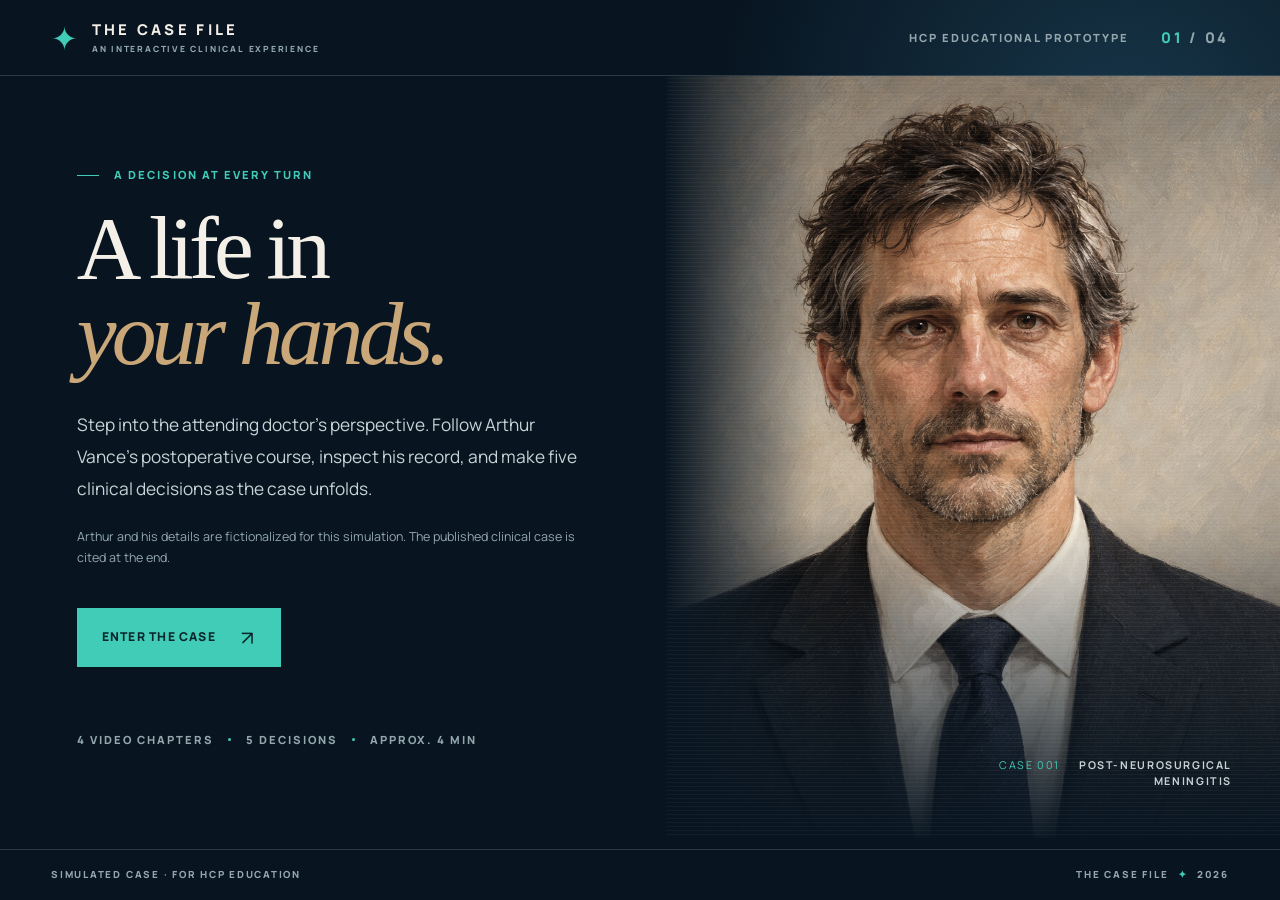
<file: index.html>
<!doctype html>
<html lang="en">
<head>
  <meta charset="utf-8">
  <meta name="viewport" content="width=device-width, initial-scale=1">
  <meta name="theme-color" content="#081521">
  <meta name="description" content="An interactive, fictionalized HCP case experience inspired by a published post-neurosurgical meningitis report.">
  <title>The Case File · Interactive HCP Experience</title>
  <link rel="icon" type="image/png" href="assets/emblaveo-logo.png">
  <link rel="stylesheet" href="styles.css">
  <script src="app.js" defer></script>
</head>
<body>
  <div class="app-shell">
    <header class="site-header">
      <div class="brand-lockup" aria-label="The Case File">
        <span class="brand-mark" aria-hidden="true">✦</span>
        <div><strong>THE CASE FILE</strong><small>AN INTERACTIVE CLINICAL EXPERIENCE</small></div>
      </div>
      <div class="header-right">
        <span class="audience-label">HCP EDUCATIONAL PROTOTYPE</span>
        <span class="chapter-counter" id="chapterCounter">01 <span>/ 04</span></span>
      </div>
    </header>

    <main id="mainContent">
      <section class="intro" id="intro" aria-labelledby="introTitle">
        <div class="intro-copy">
          <p class="eyebrow"><span class="eyebrow-line"></span> A DECISION AT EVERY TURN</p>
          <h1 id="introTitle">A life in<br><em>your hands.</em></h1>
          <p class="intro-lede">Step into the attending doctor’s perspective. Follow Arthur Vance’s postoperative course, inspect his record, and make five clinical decisions as the case unfolds.</p>
          <p class="intro-caveat">Arthur and his details are fictionalized for this simulation. The published clinical case is cited at the end.</p>
          <button class="primary-button" id="startButton" type="button">Enter the case <span aria-hidden="true">↗</span></button>
          <div class="intro-meta"><span>4 VIDEO CHAPTERS</span><i aria-hidden="true"></i><span>5 DECISIONS</span><i aria-hidden="true"></i><span>APPROX. 4 MIN</span></div>
        </div>
        <div class="intro-visual" aria-hidden="true">
          <img src="assets/arthur-vance-profile.png" alt="">
          <div class="intro-visual-grain"></div>
          <div class="intro-visual-caption"><span>CASE 001</span><strong>POST-NEUROSURGICAL<br>MENINGITIS</strong></div>
        </div>
      </section>

      <section class="experience" id="experience" aria-label="Interactive case" hidden>
        <div class="section-line">
          <div><p class="eyebrow" id="sceneKicker">CHAPTER 01 · THE FIRST WATCH</p><h1 id="sceneTitle">The first watch</h1></div>
          <p class="scene-description" id="sceneDescription">The first postoperative assessment.</p>
        </div>

        <div class="cinema-frame" id="cinemaFrame">
          <video id="sceneVideo" playsinline preload="metadata" aria-label="Case scene video">
            <source src="assets/video1.mp4" type="video/mp4">
            Your browser does not support video playback.
          </video>
          <div class="cinema-shade" aria-hidden="true"></div>
          <div class="scene-stamp" id="sceneStamp"><span class="stamp-dot"></span> SCENE 01 <span class="stamp-divider"></span> ARTHUR VANCE</div>
          <div class="video-caption" id="videoCaption" aria-live="polite" hidden></div>
          <p class="video-source-note" id="videoSourceNote" hidden>Wong-So J, et al. Antimicrob Agents Chemother. 2025;69:e00172-25. doi:10.1128/aac.00172-25.</p>

          <div class="paper-interaction" id="paperInteraction" hidden>
            <button id="paperHotspot" class="paper-hotspot" type="button" aria-label="Open Arthur Vance's patient profile from the clipboard page">
              <span class="paper-hotspot-outline" aria-hidden="true"></span>
              <span class="paper-hotspot-label"><span class="hotspot-icon" aria-hidden="true">＋</span> OPEN PATIENT FILE</span>
            </button>
            <div class="hotspot-instruction"><span class="instruction-pulse" aria-hidden="true"></span> Select the page to inspect Arthur’s record</div>
          </div>

          <div class="video-fallback" id="videoFallback" hidden>
            <strong>The scene could not be loaded.</strong><span>Check that the MP4 files remain in the assets folder.</span>
            <button type="button" id="retryVideo">Try again</button>
          </div>
        </div>

        <div class="transport">
          <div class="transport-left">
            <button id="playPauseButton" class="icon-button" type="button" aria-label="Pause video">Ⅱ</button>
            <button id="muteButton" class="icon-button" type="button" aria-label="Mute video">◖))</button>
            <button id="captionButton" class="text-button" type="button" aria-pressed="false">CC OFF</button>
            <span id="timeLabel" class="time-label">00:00 / 00:10</span>
          </div>
          <div class="transport-right"><span class="transport-hint">THE STORY PAUSES FOR YOUR DECISIONS</span><button id="replayButton" class="text-button" type="button">↺ REPLAY SCENE</button></div>
          <div class="progress-track" role="progressbar" aria-label="Video progress" aria-valuemin="0" aria-valuemax="100" aria-valuenow="0" id="progressTrack"><span id="progressFill"></span></div>
        </div>

        <div class="post-video-actions" id="postVideoActions" hidden>
          <div><span class="small-label">PATIENT RECORD AVAILABLE</span><p>Arthur’s chart is ready for review.</p></div>
          <div class="post-action-buttons"><button id="openProfileBelow" class="secondary-button" type="button">View patient profile</button><button id="continueAfterProfile" class="primary-button compact" type="button" hidden>Continue to decision <span aria-hidden="true">→</span></button></div>
        </div>

        <section class="decision-card" id="decisionCard" aria-labelledby="decisionTitle" hidden>
          <div class="decision-top"><span class="decision-label" id="decisionNumber">DECISION 01 / 05</span><span class="decision-type">SELECT ONE ANSWER</span></div>
          <h2 id="decisionTitle">Clinical question</h2>
          <div class="answer-list" id="answerList" role="group" aria-label="Answer choices"></div>
          <div class="decision-feedback" id="decisionFeedback" role="status" aria-live="polite" hidden></div>
          <button id="continueButton" class="primary-button compact" type="button" hidden>Continue the story <span aria-hidden="true">→</span></button>
        </section>
      </section>

      <section class="completion" id="completion" aria-labelledby="completionTitle" hidden>
        <div class="completion-inner">
          <p class="eyebrow">CASE COMPLETED · 04 CHAPTERS · 05 DECISIONS</p>
          <h1 id="completionTitle">The case ends.<br><em>The questions stay.</em></h1>
          <p>You followed an illustrated, fictionalized case inspired by a published report of post-neurosurgical <i>Stenotrophomonas maltophilia</i> meningitis. One reported outcome can inform a discussion; it does not establish efficacy for every patient.</p>
          <div class="completion-brand"><img src="assets/emblaveo-logo.png" alt="EMBLAVEO, aztreonam and avibactam for injection (2 g)"><span>BRAND CONTEXT</span></div>
          <p class="brand-context">The published patient received <strong>aztreonam plus ceftazidime-avibactam</strong>. Fixed-dose EMBLAVEO was not administered in that case. Verify local prescribing information and approved materials before any external use.</p>
          <div class="completion-actions"><button id="restartButton" class="primary-button compact" type="button">Play again <span aria-hidden="true">↺</span></button><a class="secondary-button" href="https://doi.org/10.1128/aac.00172-25" target="_blank" rel="noopener noreferrer">Read the case report ↗</a></div>
          <p class="source-reference"><strong>Reference</strong> · Wong-So, J., Magréault, S., Carbonnelle, É., Jullien, V., Desgrouas, M., Boulain, T. and Barbier, F. (2025). “Aztreonam plus ceftazidime-avibactam for post-neurosurgical meningitis due to <i>Stenotrophomonas maltophilia</i>.” <i>Antimicrobial Agents and Chemotherapy</i>, 69(8), e00172-25. <a href="https://doi.org/10.1128/aac.00172-25" target="_blank" rel="noopener noreferrer">doi:10.1128/aac.00172-25</a>.</p>
        </div>
      </section>
    </main>

    <footer class="site-footer"><span>SIMULATED CASE · FOR HCP EDUCATION</span><span>THE CASE FILE <span aria-hidden="true">✦</span> 2026</span></footer>
  </div>

  <dialog class="profile-dialog" id="profileDialog" aria-labelledby="profileTitle" aria-describedby="profileSummary">
    <div class="profile-panel">
      <div class="profile-heading"><div><p class="eyebrow">HOSPITAL RECORD · SIMULATED PATIENT</p><h2 id="profileTitle">Arthur Vance</h2><span class="profile-subtitle">PATIENT PROFILE · AGE 45</span></div><button id="closeProfile" class="dialog-close" type="button" aria-label="Close patient profile">×</button></div>
      <div class="profile-grid">
        <div class="profile-portrait"><img src="assets/arthur-vance-profile.png" alt="Formal portrait illustration of Arthur Vance in a dark suit"><div class="portrait-footer"><span>AV</span><span>CASE ID · AV-001</span></div></div>
        <div class="profile-data">
          <p class="profile-summary" id="profileSummary">A 45-year-old post-neurosurgical ICU patient with acute neurological decline, high fever, and altered mental status.</p>
          <dl class="profile-facts"><div><dt>Age</dt><dd>45 years</dd></div><div><dt>Clinical setting</dt><dd>Post-neurosurgical ICU</dd></div><div><dt>Current concern</dt><dd>Meningitis with acute neurological decline</dd></div><div><dt>CSF culture</dt><dd><i>Stenotrophomonas maltophilia</i> isolated</dd></div></dl>
          <div class="record-block"><span class="small-label">ANTIBIOTIC EXPOSURE · SIMULATION DETAIL</span><p>Prolonged meropenem, cefepime, and vancomycin during the postoperative ICU stay. This exposure is a risk context for resistant opportunistic infection; it does not by itself prove causation.</p></div>
          <div class="record-block"><span class="small-label">SUSCEPTIBILITY &amp; MECHANISM</span><p>Intrinsic resistance to many standard β-lactams and carbapenems is associated with L1 metallo-β-lactamase and L2 serine β-lactamase. In this simulated record, aztreonam-avibactam MIC: <strong>4/4 µg/mL</strong>.</p></div>
          <p class="profile-source-note">Arthur’s name, age, portrait, and some history details are fictional. The linked paper reports a different 59-year-old patient and a different prior-antibiotic history.</p>
        </div>
      </div>
      <div class="profile-actions"><button id="closeProfileContinue" class="primary-button compact" type="button">Close record &amp; continue <span aria-hidden="true">→</span></button></div>
    </div>
  </dialog>
</body>
</html>
</file>
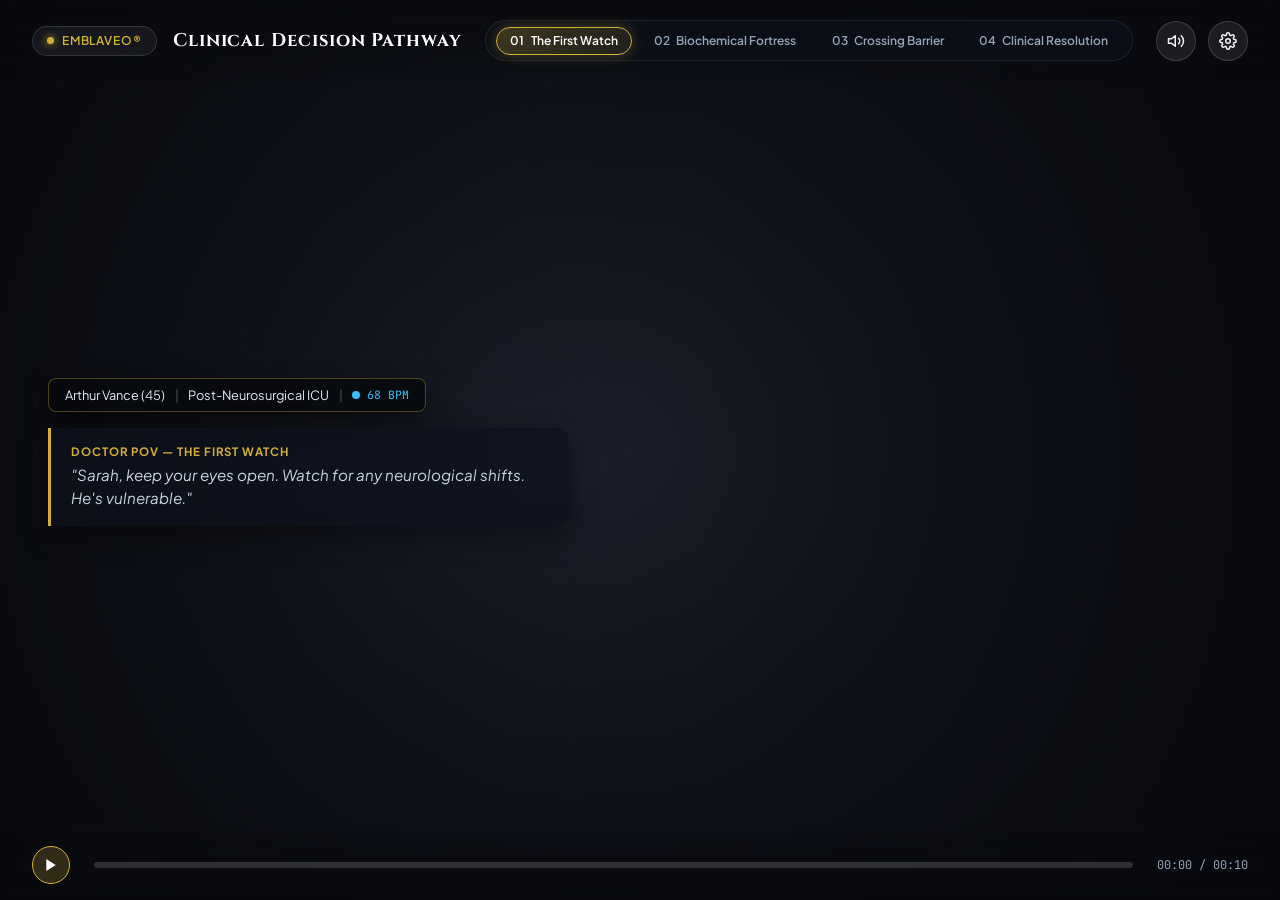
<file: emblaveo_interactive_case.html>
<!DOCTYPE html>
<html lang="en">
<head>
  <meta charset="UTF-8">
  <meta name="viewport" content="width=device-width, initial-scale=1.0">
  <title>EMBLAVEO Clinical Case Experience — Post-Neurosurgical Meningitis</title>
  <link rel="preconnect" href="https://fonts.googleapis.com">
  <link rel="preconnect" href="https://fonts.gstatic.com" crossorigin>
  <link href="https://fonts.googleapis.com/css2?family=Cinzel:wght@600;700&family=Plus+Jakarta+Sans:ital,wght@0,300;0,400;0,500;0,600;0,700;1,400&family=JetBrains+Mono:wght@400;500&display=swap" rel="stylesheet">
  <style>
    :root {
      --bg-deep: #080a0f;
      --bg-panel: rgba(14, 18, 28, 0.88);
      --bg-panel-border: rgba(212, 175, 55, 0.25);
      --pfizer-blue: #0000a0;
      --brand-cyan: #00d2ff;
      --gold-accent: #d4af37;
      --gold-glow: rgba(212, 175, 55, 0.4);
      --amber-warm: #f59e0b;
      --success-green: #10b981;
      --error-red: #ef4444;
      --text-main: #f1f5f9;
      --text-muted: #94a3b8;
      --text-dim: #64748b;
      --card-radius: 14px;
      --shadow-cinematic: 0 25px 50px -12px rgba(0, 0, 0, 0.85);
    }

    * {
      box-sizing: border-box;
      margin: 0;
      padding: 0;
      -webkit-font-smoothing: antialiased;
    }

    body {
      background-color: var(--bg-deep);
      color: var(--text-main);
      font-family: 'Plus Jakarta Sans', -apple-system, BlinkMacSystemFont, sans-serif;
      min-height: 100vh;
      overflow-x: hidden;
      display: flex;
      flex-direction: column;
    }

    /* Cinematic Layout */
    .app-container {
      position: relative;
      width: 100vw;
      height: 100vh;
      overflow: hidden;
      display: flex;
      flex-direction: column;
      justify-content: space-between;
    }

    /* Video & Canvas Stage */
    .video-viewport {
      position: absolute;
      top: 0;
      left: 0;
      width: 100%;
      height: 100%;
      z-index: 1;
      background: radial-gradient(circle at center, #1e2430 0%, #080a0f 100%);
      overflow: hidden;
    }

    #bgVideo {
      width: 100%;
      height: 100%;
      object-fit: cover;
      display: block;
      transition: filter 0.8s cubic-bezier(0.16, 1, 0.3, 1), transform 1.2s ease;
    }

    #bgCanvas {
      position: absolute;
      top: 0;
      left: 0;
      width: 100%;
      height: 100%;
      object-fit: cover;
      display: none;
      z-index: 2;
    }

    .video-vignette {
      position: absolute;
      top: 0;
      left: 0;
      width: 100%;
      height: 100%;
      background: radial-gradient(circle at 40% 50%, rgba(0,0,0,0.1) 0%, rgba(8,10,15,0.75) 80%, rgba(8,10,15,0.95) 100%);
      pointer-events: none;
      z-index: 3;
    }

    /* Header Nav */
    .header-bar {
      position: relative;
      z-index: 20;
      padding: 1.25rem 2rem;
      display: flex;
      justify-content: space-between;
      align-items: center;
      background: linear-gradient(180deg, rgba(8,10,15,0.92) 0%, rgba(8,10,15,0.4) 70%, transparent 100%);
      backdrop-filter: blur(8px);
    }

    .brand-title {
      display: flex;
      align-items: center;
      gap: 1rem;
    }

    .brand-logo-badge {
      display: flex;
      align-items: center;
      gap: 0.5rem;
      background: rgba(255,255,255,0.06);
      border: 1px solid rgba(255,255,255,0.12);
      padding: 0.4rem 0.85rem;
      border-radius: 9999px;
      font-size: 0.75rem;
      letter-spacing: 0.08em;
      text-transform: uppercase;
      font-weight: 600;
      color: var(--gold-accent);
    }

    .brand-logo-badge span.dot {
      width: 7px;
      height: 7px;
      border-radius: 50%;
      background: var(--gold-accent);
      box-shadow: 0 0 8px var(--gold-accent);
      display: inline-block;
    }

    .case-title {
      font-family: 'Cinzel', serif;
      font-size: 1.15rem;
      letter-spacing: 0.05em;
      color: #ffffff;
      font-weight: 700;
    }

    .stage-stepper {
      display: flex;
      align-items: center;
      gap: 0.5rem;
      background: rgba(14, 18, 28, 0.7);
      padding: 0.35rem 0.6rem;
      border-radius: 9999px;
      border: 1px solid rgba(255,255,255,0.08);
    }

    .step-pill {
      font-size: 0.75rem;
      font-weight: 600;
      padding: 0.35rem 0.85rem;
      border-radius: 9999px;
      color: var(--text-muted);
      cursor: pointer;
      transition: all 0.25s ease;
      display: flex;
      align-items: center;
      gap: 0.4rem;
    }

    .step-pill.active {
      background: linear-gradient(135deg, rgba(212,175,55,0.25), rgba(212,175,55,0.1));
      color: #ffffff;
      border: 1px solid var(--gold-accent);
      box-shadow: 0 0 14px rgba(212,175,55,0.3);
    }

    .step-pill.completed {
      color: var(--success-green);
    }

    .top-actions {
      display: flex;
      align-items: center;
      gap: 0.75rem;
    }

    .btn-icon {
      background: rgba(255,255,255,0.08);
      border: 1px solid rgba(255,255,255,0.15);
      color: var(--text-main);
      width: 40px;
      height: 40px;
      border-radius: 50%;
      display: flex;
      align-items: center;
      justify-content: center;
      cursor: pointer;
      transition: all 0.2s ease;
    }

    .btn-icon:hover {
      background: rgba(255,255,255,0.18);
      border-color: var(--gold-accent);
      color: var(--gold-accent);
      transform: scale(1.05);
    }

    /* Main Interactive Arena */
    .main-stage {
      position: relative;
      z-index: 10;
      flex: 1;
      display: grid;
      grid-template-columns: 1fr 540px;
      padding: 1.5rem 3rem 2rem 3rem;
      gap: 2rem;
      align-items: center;
      pointer-events: none;
    }

    .left-scenic-overlay {
      pointer-events: auto;
      max-width: 520px;
      display: flex;
      flex-direction: column;
      gap: 1rem;
      transition: opacity 0.5s ease;
    }

    .patient-hud-chip {
      display: inline-flex;
      align-items: center;
      gap: 0.6rem;
      background: rgba(8,10,15,0.85);
      border: 1px solid rgba(212, 175, 55, 0.35);
      padding: 0.5rem 1rem;
      border-radius: 8px;
      font-size: 0.8rem;
      color: #e2e8f0;
      width: fit-content;
      backdrop-filter: blur(12px);
      box-shadow: 0 8px 24px rgba(0,0,0,0.5);
    }

    .patient-hud-chip strong {
      color: var(--gold-accent);
    }

    .hud-ticker {
      display: flex;
      align-items: center;
      gap: 0.4rem;
      font-family: 'JetBrains Mono', monospace;
      font-size: 0.72rem;
      color: #38bdf8;
    }

    .hud-ticker .pulse {
      width: 8px;
      height: 8px;
      border-radius: 50%;
      background: #38bdf8;
      animation: heartPulse 0.88s infinite ease-out;
    }

    @keyframes heartPulse {
      0% { transform: scale(1); opacity: 1; }
      50% { transform: scale(1.6); opacity: 0.4; }
      100% { transform: scale(1); opacity: 1; }
    }

    .doctor-monologue-box {
      background: rgba(14, 18, 28, 0.75);
      border-left: 3px solid var(--gold-accent);
      padding: 1rem 1.25rem;
      border-radius: 0 10px 10px 0;
      backdrop-filter: blur(12px);
      box-shadow: 0 10px 30px rgba(0,0,0,0.4);
    }

    .doctor-monologue-box p {
      font-style: italic;
      font-size: 0.95rem;
      line-height: 1.5;
      color: #cbd5e1;
    }

    .doctor-monologue-box .speaker {
      font-size: 0.72rem;
      font-weight: 700;
      text-transform: uppercase;
      letter-spacing: 0.08em;
      color: var(--gold-accent);
      margin-bottom: 0.35rem;
      font-style: normal;
    }

    /* Decision Gate Card (Targeted to negative space on the right) */
    .decision-container {
      pointer-events: auto;
      justify-self: end;
      width: 100%;
      max-width: 540px;
      opacity: 0;
      transform: translateY(20px) scale(0.98);
      pointer-events: none;
      transition: all 0.6s cubic-bezier(0.16, 1, 0.3, 1);
    }

    .decision-container.visible {
      opacity: 1;
      transform: translateY(0) scale(1);
      pointer-events: auto;
    }

    .decision-card {
      background: var(--bg-panel);
      border: 1px solid var(--bg-panel-border);
      border-radius: var(--card-radius);
      box-shadow: var(--shadow-cinematic), 0 0 30px rgba(0,0,0,0.7);
      backdrop-filter: blur(24px);
      padding: 1.75rem;
      display: flex;
      flex-direction: column;
      gap: 1.25rem;
      position: relative;
      overflow: hidden;
    }

    .decision-card::before {
      content: "";
      position: absolute;
      top: 0;
      left: 0;
      right: 0;
      height: 3px;
      background: linear-gradient(90deg, transparent, var(--gold-accent), transparent);
    }

    .gate-header {
      display: flex;
      justify-content: space-between;
      align-items: center;
      border-bottom: 1px solid rgba(255,255,255,0.08);
      padding-bottom: 0.85rem;
    }

    .gate-badge {
      font-size: 0.7rem;
      font-weight: 700;
      letter-spacing: 0.1em;
      text-transform: uppercase;
      color: var(--gold-accent);
      background: rgba(212,175,55,0.12);
      border: 1px solid rgba(212,175,55,0.3);
      padding: 0.3rem 0.75rem;
      border-radius: 9999px;
    }

    .gate-timer {
      font-family: 'JetBrains Mono', monospace;
      font-size: 0.75rem;
      color: var(--text-dim);
    }

    .question-stem {
      font-size: 1.05rem;
      font-weight: 600;
      line-height: 1.5;
      color: #ffffff;
    }

    .options-group {
      display: flex;
      flex-direction: column;
      gap: 0.75rem;
    }

    .option-btn {
      background: rgba(255,255,255,0.04);
      border: 1px solid rgba(255,255,255,0.1);
      border-radius: 10px;
      padding: 1rem 1.15rem;
      text-align: left;
      cursor: pointer;
      display: flex;
      align-items: flex-start;
      gap: 0.85rem;
      transition: all 0.25s ease;
      color: #e2e8f0;
      font-size: 0.88rem;
      line-height: 1.45;
    }

    .option-btn:hover:not(.disabled) {
      background: rgba(255,255,255,0.09);
      border-color: rgba(212, 175, 55, 0.45);
      transform: translateX(4px);
    }

    .option-letter {
      font-family: 'JetBrains Mono', monospace;
      font-size: 0.85rem;
      font-weight: 700;
      color: var(--gold-accent);
      background: rgba(212, 175, 55, 0.12);
      width: 26px;
      height: 26px;
      border-radius: 6px;
      display: flex;
      align-items: center;
      justify-content: center;
      flex-shrink: 0;
    }

    .option-btn.correct {
      background: rgba(16, 185, 129, 0.15) !important;
      border-color: var(--success-green) !important;
      box-shadow: 0 0 20px rgba(16, 185, 129, 0.25);
    }

    .option-btn.correct .option-letter {
      background: var(--success-green);
      color: #ffffff;
    }

    .option-btn.incorrect {
      background: rgba(239, 68, 68, 0.12) !important;
      border-color: var(--error-red) !important;
      opacity: 0.8;
    }

    .option-btn.incorrect .option-letter {
      background: var(--error-red);
      color: #ffffff;
    }

    /* Rationale Reveal Panel */
    .rationale-panel {
      display: none;
      background: rgba(10, 14, 22, 0.8);
      border: 1px solid rgba(16, 185, 129, 0.35);
      border-radius: 10px;
      padding: 1.15rem;
      animation: fadeIn 0.4s ease forwards;
    }

    .rationale-panel.show {
      display: flex;
      flex-direction: column;
      gap: 0.75rem;
    }

    .rationale-title {
      font-size: 0.82rem;
      font-weight: 700;
      text-transform: uppercase;
      letter-spacing: 0.08em;
      color: var(--success-green);
      display: flex;
      align-items: center;
      gap: 0.4rem;
    }

    .rationale-text {
      font-size: 0.84rem;
      line-height: 1.55;
      color: #cbd5e1;
    }

    .rationale-ref {
      font-size: 0.74rem;
      color: var(--text-dim);
      font-style: italic;
      border-top: 1px dashed rgba(255,255,255,0.1);
      padding-top: 0.5rem;
    }

    .action-btn-row {
      display: flex;
      justify-content: flex-end;
      gap: 0.75rem;
      margin-top: 0.5rem;
    }

    .btn-continue {
      background: linear-gradient(135deg, #d4af37 0%, #b89327 100%);
      color: #080a0f;
      border: none;
      padding: 0.75rem 1.5rem;
      border-radius: 8px;
      font-size: 0.85rem;
      font-weight: 700;
      letter-spacing: 0.04em;
      cursor: pointer;
      display: flex;
      align-items: center;
      gap: 0.5rem;
      transition: all 0.25s ease;
      box-shadow: 0 4px 16px rgba(212,175,55,0.4);
    }

    .btn-continue:hover {
      background: linear-gradient(135deg, #f1c40f 0%, #d4af37 100%);
      transform: translateY(-2px);
      box-shadow: 0 8px 24px rgba(212,175,55,0.6);
    }

    /* Footer / Video Transport Controls */
    .footer-bar {
      position: relative;
      z-index: 20;
      padding: 1rem 2rem;
      display: flex;
      align-items: center;
      gap: 1.5rem;
      background: linear-gradient(0deg, rgba(8,10,15,0.95) 0%, rgba(8,10,15,0.5) 70%, transparent 100%);
      backdrop-filter: blur(8px);
    }

    .timeline-track {
      flex: 1;
      height: 6px;
      background: rgba(255,255,255,0.15);
      border-radius: 9999px;
      position: relative;
      cursor: pointer;
      overflow: hidden;
    }

    .timeline-progress {
      position: absolute;
      top: 0;
      left: 0;
      height: 100%;
      width: 0%;
      background: linear-gradient(90deg, var(--gold-accent), #f59e0b);
      border-radius: 9999px;
      transition: width 0.1s linear;
    }

    .time-counter {
      font-family: 'JetBrains Mono', monospace;
      font-size: 0.75rem;
      color: var(--text-muted);
      min-width: 80px;
    }

    .transport-controls {
      display: flex;
      align-items: center;
      gap: 0.75rem;
    }

    .btn-play-pause {
      background: rgba(212, 175, 55, 0.2);
      border: 1px solid var(--gold-accent);
      color: #ffffff;
      width: 38px;
      height: 38px;
      border-radius: 50%;
      display: flex;
      align-items: center;
      justify-content: center;
      cursor: pointer;
      transition: all 0.2s ease;
    }

    .btn-play-pause:hover {
      background: var(--gold-accent);
      color: #080a0f;
    }

    /* Modal for Source Management */
    .modal-overlay {
      position: fixed;
      top: 0;
      left: 0;
      width: 100vw;
      height: 100vh;
      background: rgba(0,0,0,0.8);
      z-index: 100;
      display: none;
      align-items: center;
      justify-content: center;
      backdrop-filter: blur(10px);
    }

    .modal-overlay.open {
      display: flex;
    }

    .modal-card {
      background: #0e121c;
      border: 1px solid rgba(255,255,255,0.15);
      border-radius: 16px;
      width: 90%;
      max-width: 580px;
      padding: 2rem;
      box-shadow: 0 25px 50px rgba(0,0,0,0.9);
      display: flex;
      flex-direction: column;
      gap: 1.25rem;
    }

    .modal-card h3 {
      font-family: 'Cinzel', serif;
      color: var(--gold-accent);
      font-size: 1.25rem;
    }

    .modal-card p {
      font-size: 0.85rem;
      color: var(--text-muted);
      line-height: 1.5;
    }

    .file-input-group {
      display: flex;
      flex-direction: column;
      gap: 0.5rem;
    }

    .file-input-group label {
      font-size: 0.75rem;
      font-weight: 600;
      text-transform: uppercase;
      letter-spacing: 0.05em;
      color: var(--text-dim);
    }

    .file-input-group input[type="file"],
    .file-input-group input[type="text"] {
      background: rgba(255,255,255,0.05);
      border: 1px solid rgba(255,255,255,0.15);
      padding: 0.65rem 0.85rem;
      border-radius: 8px;
      color: #ffffff;
      font-family: inherit;
      font-size: 0.85rem;
    }

    .modal-close-btn {
      align-self: flex-end;
      background: rgba(255,255,255,0.1);
      border: 1px solid rgba(255,255,255,0.2);
      color: #ffffff;
      padding: 0.5rem 1.25rem;
      border-radius: 6px;
      cursor: pointer;
      font-size: 0.85rem;
    }

    @keyframes fadeIn {
      from { opacity: 0; transform: translateY(6px); }
      to { opacity: 1; transform: translateY(0); }
    }

    /* Responsive adjustments */
    @media (max-width: 1024px) {
      .main-stage {
        grid-template-columns: 1fr;
        padding: 1.5rem;
      }
      .left-scenic-overlay {
        display: none;
      }
      .decision-container {
        justify-self: center;
        max-width: 100%;
      }
    }
  </style>
</head>
<body>

  <div class="app-container">
    <!-- Viewport Stage -->
    <div class="video-viewport">
      <video id="bgVideo" playsinline preload="auto">
        <source src="assets/video1.mp4" type="video/mp4">
      </video>
      <canvas id="bgCanvas"></canvas>
      <div class="video-vignette"></div>
    </div>

    <!-- Header Navigation -->
    <header class="header-bar">
      <div class="brand-title">
        <div class="brand-logo-badge">
          <span class="dot"></span> EMBLAVEO®
        </div>
        <div class="case-title">Clinical Decision Pathway</div>
      </div>

      <nav class="stage-stepper" id="stageStepper">
        <div class="step-pill active" onclick="switchStage(1)">
          <span>01</span> The First Watch
        </div>
        <div class="step-pill" onclick="switchStage(2)">
          <span>02</span> Biochemical Fortress
        </div>
        <div class="step-pill" onclick="switchStage(3)">
          <span>03</span> Crossing Barrier
        </div>
        <div class="step-pill" onclick="switchStage(4)">
          <span>04</span> Clinical Resolution
        </div>
      </nav>

      <div class="top-actions">
        <button class="btn-icon" id="btnSound" title="Toggle Sound (ECG & Ambiance)" onclick="toggleAudio()">
          <svg width="18" height="18" viewBox="0 0 24 24" fill="none" stroke="currentColor" stroke-width="2" stroke-linecap="round" stroke-linejoin="round">
            <polygon points="11 5 6 9 2 9 2 15 6 15 11 19 11 5"></polygon>
            <path d="M19.07 4.93a10 10 0 0 1 0 14.14M15.54 8.46a5 5 0 0 1 0 7.07"></path>
          </svg>
        </button>
        <button class="btn-icon" title="Video Source Manager" onclick="openSourceModal()">
          <svg width="18" height="18" viewBox="0 0 24 24" fill="none" stroke="currentColor" stroke-width="2" stroke-linecap="round" stroke-linejoin="round">
            <circle cx="12" cy="12" r="3"></circle>
            <path d="M19.4 15a1.65 1.65 0 0 0 .33 1.82l.06.06a2 2 0 0 1 0 2.83 2 2 0 0 1-2.83 0l-.06-.06a1.65 1.65 0 0 0-1.82-.33 1.65 1.65 0 0 0-1 1.51V21a2 2 0 0 1-2 2 2 2 0 0 1-2-2v-.09A1.65 1.65 0 0 0 9 19.4a1.65 1.65 0 0 0-1.82.33l-.06.06a2 2 0 0 1-2.83 0 2 2 0 0 1 0-2.83l.06-.06a1.65 1.65 0 0 0 .33-1.82 1.65 1.65 0 0 0-1.51-1H3a2 2 0 0 1-2-2 2 2 0 0 1 2-2h.09A1.65 1.65 0 0 0 4.6 9a1.65 1.65 0 0 0-.33-1.82l-.06-.06a2 2 0 0 1 0-2.83 2 2 0 0 1 2.83 0l.06.06a1.65 1.65 0 0 0 1.82.33H9a1.65 1.65 0 0 0 1-1.51V3a2 2 0 0 1 2-2 2 2 0 0 1 2 2v.09a1.65 1.65 0 0 0 1 1.51 1.65 1.65 0 0 0 1.82-.33l.06-.06a2 2 0 0 1 2.83 0 2 2 0 0 1 0 2.83l-.06.06a1.65 1.65 0 0 0-.33 1.82V9a1.65 1.65 0 0 0 1.51 1H21a2 2 0 0 1 2 2 2 2 0 0 1-2 2h-.09a1.65 1.65 0 0 0-1.51 1z"></path>
          </svg>
        </button>
      </div>
    </header>

    <!-- Main Stage Grid -->
    <main class="main-stage">
      <!-- Left Scene HUD & Internal Monologue -->
      <section class="left-scenic-overlay" id="leftHud">
        <div class="patient-hud-chip">
          <span>Arthur Vance (45)</span>
          <span style="opacity: 0.3;">|</span>
          <span>Post-Neurosurgical ICU</span>
          <span style="opacity: 0.3;">|</span>
          <div class="hud-ticker">
            <div class="pulse"></div> 68 BPM
          </div>
        </div>

        <div class="doctor-monologue-box">
          <div class="speaker" id="monologueSpeaker">Doctor POV — Internal Monologue</div>
          <p id="monologueText">"The surgery went as planned, but recovery is where the real battle begins. I review the chart: prolonged hospital stay and intensive prior antibiotic exposure..."</p>
        </div>
      </section>

      <!-- Right Decision Gate Overlay -->
      <section class="decision-container" id="decisionContainer">
        <div class="decision-card">
          <div class="gate-header">
            <span class="gate-badge" id="gateBadge">Decision Gate 01</span>
            <span class="gate-timer" id="gateTimer">Stage 1 of 4</span>
          </div>

          <h2 class="question-stem" id="questionStem">
            With conventional β-lactams rapidly failing against this opportunistic colonizer, what makes this post-neurosurgical infection so notoriously difficult to manage right from the start?
          </h2>

          <div class="options-group" id="optionsGroup">
            <!-- Rendered dynamically -->
          </div>

          <div class="rationale-panel" id="rationalePanel">
            <div class="rationale-title">
              <svg width="16" height="16" viewBox="0 0 24 24" fill="none" stroke="currentColor" stroke-width="2.5" stroke-linecap="round" stroke-linejoin="round">
                <polyline points="20 6 9 17 4 12"></polyline>
              </svg>
              Clinical Evidence & Mechanism
            </div>
            <p class="rationale-text" id="rationaleText">
              S. maltophilia is an opportunistic pathogen that colonizes vulnerable hosts who have experienced significant prior antibiotic exposure. This history selects for aggressive, multidrug-resistant strains, rendering standard empiric regimens ineffective.
            </p>
            <div class="rationale-ref" id="rationaleRef">
              Reference: IDSA 2026 Guidance on AMR Gram-Negative Infections; Hsu & Tamma (2025) / Wong-So et al. (2025) AAC.
            </div>
            <div class="action-btn-row">
              <button class="btn-continue" id="btnNextStage" onclick="advanceToNextStage()">
                <span>Continue Case</span>
                <svg width="16" height="16" viewBox="0 0 24 24" fill="none" stroke="currentColor" stroke-width="2.5" stroke-linecap="round" stroke-linejoin="round">
                  <polyline points="9 18 15 12 9 6"></polyline>
                </svg>
              </button>
            </div>
          </div>
        </div>
      </section>
    </main>

    <!-- Footer Timeline & Transport -->
    <footer class="footer-bar">
      <div class="transport-controls">
        <button class="btn-play-pause" id="btnPlayPause" onclick="togglePlay()">
          <svg id="playIcon" width="16" height="16" viewBox="0 0 24 24" fill="currentColor">
            <polygon points="5 3 19 12 5 21 5 3"></polygon>
          </svg>
          <svg id="pauseIcon" width="16" height="16" viewBox="0 0 24 24" fill="currentColor" style="display:none;">
            <rect x="6" y="4" width="4" height="16"></rect>
            <rect x="14" y="4" width="4" height="16"></rect>
          </svg>
        </button>
      </div>

      <div class="timeline-track" id="timelineTrack" onclick="seekVideo(event)">
        <div class="timeline-progress" id="timelineProgress"></div>
      </div>

      <div class="time-counter" id="timeCounter">00:00 / 00:10</div>
    </footer>
  </div>

  <!-- Video Source Manager Modal -->
  <div class="modal-overlay" id="sourceModal">
    <div class="modal-card">
      <h3>Video Sources & Configuration</h3>
      <p>By default, the engine loads <code>assets/video1.mp4</code> through <code>assets/video4.mp4</code>. If replacing local clips, choose your files below.</p>
      
      <div class="file-input-group">
        <label>Select Local Video for Current Scene:</label>
        <input type="file" id="localVideoPicker" accept="video/mp4,video/webm" onchange="handleLocalVideoUpload(event)">
      </div>

      <div class="file-input-group">
        <label>Current Video Path / URL:</label>
        <input type="text" id="videoUrlInput" value="assets/video1.mp4">
      </div>

      <div style="display: flex; gap: 0.5rem; justify-content: flex-end; margin-top: 1rem;">
        <button class="modal-close-btn" style="background: var(--gold-accent); color: #080a0f; font-weight:700;" onclick="applyVideoUrl()">Apply URL</button>
        <button class="modal-close-btn" onclick="closeSourceModal()">Close</button>
      </div>
    </div>
  </div>

  <script>
    // Case Data Blueprint (All 4 Stages)
    const CASE_STAGES = [
      {
        id: 1,
        title: "The First Watch",
        videoSrc: "assets/video1.mp4",
        stills: [
          "scene_stills/01-01-icu-entry-v2.png",
          "scene_stills/01-02-bedside-round.png",
          "scene_stills/01-03-chart-question-v2.png"
        ],
        pauseTime: 9.8,
        speaker: "Doctor POV — The First Watch",
        monologue: "Sarah, keep your eyes open. Watch for any neurological shifts. He's vulnerable.",
        badge: "Decision Gate 01 • Clinical Presentation",
        question: "With conventional β-lactams rapidly failing against this opportunistic colonizer, what makes this post-neurosurgical infection so notoriously difficult to manage right from the start?",
        options: [
          {
            letter: "A",
            text: "The pathogen forms impenetrable physical biofilms on the skull bone within minutes.",
            correct: false,
            feedback: "Incorrect. Biofilm formation is a chronic factor, not an instantaneous physical barrier preventing initial management."
          },
          {
            letter: "B",
            text: "The patient has underlying host vulnerability driven by significant prior antibiotic exposure, allowing multi-resistant opportunistic strains to flourish.",
            correct: true,
            feedback: "Correct. Prior intensive antibiotic exposure selects for opportunistic multi-resistant pathogens like S. maltophilia."
          },
          {
            letter: "C",
            text: "The bacteria completely lacks any cellular wall structure, making all antibiotics useless.",
            correct: false,
            feedback: "Incorrect. S. maltophilia is a Gram-negative bacillus with a peptidoglycan cell wall, not an atypical wall-less organism."
          }
        ],
        rationale: "S. maltophilia is an opportunistic pathogen that preferentially colonizes vulnerable hosts who have experienced significant prior antibiotic exposure. This history selects for aggressive, difficult-to-treat strains, making standard empirical coverage dead on arrival.",
        reference: "Ref: IDSA 2026 Guidance on AMR Gram-Negative Infections; Hsu & Tamma (2025) Antimicrob Agents Chemother."
      },
      {
        id: 2,
        title: "The Biochemical Fortress",
        videoSrc: "assets/video2.mp4",
        stills: [
          "scene_stills/02-01-office-routine.png",
          "scene_stills/02-02-sarah-alert.png",
          "scene_stills/02-03-lab-question.png"
        ],
        pauseTime: 9.8,
        speaker: "Doctor POV — Biochemical Fortress",
        monologue: "Post-op day three. Still hoping for a quiet recovery... 'Doctor, his fever spiked, and the cultures just came back.' A dual enzyme—carbapenems won't touch this.",
        badge: "Decision Gate 02 • Resistance Mechanisms",
        question: "How do the bacterium's internal defense enzymes neutralize conventional therapies, and how can we rationally bypass them?",
        options: [
          {
            letter: "A",
            text: "The bacteria uses L1 metallo-β-lactamases to hydrolyze most drugs, while co-produced L2 serine β-lactamases destroy aztreonam; thus, adding avibactam inhibits L2 to restore aztreonam's bactericidal power.",
            correct: true,
            feedback: "Exact mechanism. Aztreonam bypasses L1 MBL; avibactam neutralizes L2 serine β-lactamase, restoring aztreonam efficacy."
          },
          {
            letter: "B",
            text: "The bacteria secretes heavy metals that bind directly to intravenous lines, destroying the drug before reaching circulation.",
            correct: false,
            feedback: "Incorrect. Resistance is enzymatic within the bacterial periplasm, not physical line degradation."
          },
          {
            letter: "C",
            text: "The pathogen utilizes efflux pumps that selectively push out all non-antibiotic molecules while ignoring active drugs.",
            correct: false,
            feedback: "Incorrect. Efflux pumps extrude antibiotics, not non-antibiotic fluids."
          }
        ],
        rationale: "Conventional β-lactams fail because of inducible L1 metallo-β-lactamases. While aztreonam is stable against L1, it remains vulnerable to co-produced L2 serine β-lactamases. Combining it with avibactam successfully inhibits those L2 enzymes, protecting aztreonam so it can bind to PBP3—functionally replicating the fixed-combination Emblaveo.",
        reference: "Ref: Poeylaut-Palena et al. (2007) Bioorg Med Chem Lett; Wong-So et al. (2025) AAC."
      },
      {
        id: 3,
        title: "Crossing the Barrier",
        videoSrc: "assets/video3.mp4",
        stills: [
          "scene_stills/03-01-clara-waiting.png",
          "scene_stills/03-02-doctor-reassures-clara.png",
          "scene_stills/03-03-team-corridor-question-v2.png"
        ],
        pauseTime: 9.8,
        speaker: "Doctor POV — Pharmacokinetic Dilemma",
        monologue: "The family is waiting. Every hour counts. 'We have a targeted plan, Clara. We're monitoring him closely. Stay strong.' Can this cross the blood-brain barrier at bactericidal levels?",
        badge: "Decision Gate 03 • Pharmacokinetics & CNS Penetration",
        question: "How do we prove that the medication is actually reaching therapeutic concentrations inside the central nervous system?",
        options: [
          {
            letter: "A",
            text: "By measuring blood pressure hourly to gauge how fast the drug circulates.",
            correct: false,
            feedback: "Incorrect. Hemodynamic monitoring does not quantify drug concentrations across the blood-brain barrier."
          },
          {
            letter: "B",
            text: "By performing meticulous pharmacokinetic assessments, measuring simultaneous peak and trough concentrations of both aztreonam and avibactam in CSF and plasma throughout treatment.",
            correct: true,
            feedback: "Precisely. Simultaneous CSF-to-plasma ratios establish therapeutic CNS exposure."
          },
          {
            letter: "C",
            text: "By assuming CSF penetration mirrors normal muscle tissue distribution without direct sampling.",
            correct: false,
            feedback: "Incorrect. Blood-brain barrier physiology differs significantly from peripheral muscle perfusion."
          }
        ],
        rationale: "Simultaneous peak and trough CSF-to-plasma ratios proved that aztreonam (early peak ratios up to 26%) and avibactam achieved central nervous system exposures comparable to other established β-lactams used for gram-negative meningitis.",
        reference: "Ref: Nau et al. (2010) Clin Microbiol Rev; Wong-So et al. (2025); Hsu & Tamma (2025) AAC."
      },
      {
        id: 4,
        title: "Clinical Resolution",
        videoSrc: "assets/video4.mp4",
        stills: [
          "scene_stills/04-01-daylight-return-v2.png",
          "scene_stills/04-02-recovery-bedside.png",
          "scene_stills/04-03-watch-question-v2.png"
        ],
        pauseTime: 19.8,
        speaker: "Doctor POV — Day 14 Recovery",
        monologue: "Fourteen days later. Precision science won. 'I feel like myself again... Thank you for saving him.' The infection is cleared. Complete cure achieved.",
        badge: "Decision Gate 04 • Clinical Outcome",
        question: "What does this successful clinical outcome ultimately prove regarding our therapeutic strategy against deep-seated, multi-resistant pathogens?",
        options: [
          {
            letter: "A",
            text: "That older narrow-spectrum penicillins should always be tried first regardless of resistance profiles.",
            correct: false,
            feedback: "Incorrect. Using inactive older agents against documented MBL/L2 producers delays effective therapy."
          },
          {
            letter: "B",
            text: "That aztreonam-avibactam (Emblaveo) serves as a rational, highly effective, and viable strategy to conquer complex resistance mechanisms without needing auxiliary agents.",
            correct: true,
            feedback: "Complete resolution. Mechanism-guided combination cleared the infection without secondary antibiotics."
          },
          {
            letter: "C",
            text: "That surgical intervention alone cures meningitis without any antimicrobial assistance.",
            correct: false,
            feedback: "Incorrect. Source control is vital, but bacterial eradication in CNS infection requires bactericidal antibiotic levels."
          }
        ],
        rationale: "The patient achieved complete clinical and microbiological cure using this targeted combination regimen alone. While alternatives like cefiderocol remain debated options, this case cements aztreonam-avibactam as a premier, mechanism-guided solution for untreatable gram-negative challenges.",
        reference: "Ref: Carmeli et al. (2025) Lancet Infect Dis (REVISIT); Wong-So et al. (2025); Hsu & Tamma (2025) AAC."
      }
    ];

    let currentStageIndex = 0;
    let audioContext = null;
    let isAudioActive = false;
    let ecgInterval = null;
    let answeredCorrectly = false;

    // DOM Elements
    const bgVideo = document.getElementById('bgVideo');
    const bgCanvas = document.getElementById('bgCanvas');
    const decisionContainer = document.getElementById('decisionContainer');
    const questionStem = document.getElementById('questionStem');
    const optionsGroup = document.getElementById('optionsGroup');
    const rationalePanel = document.getElementById('rationalePanel');
    const rationaleText = document.getElementById('rationaleText');
    const rationaleRef = document.getElementById('rationaleRef');
    const gateBadge = document.getElementById('gateBadge');
    const monologueText = document.getElementById('monologueText');
    const monologueSpeaker = document.getElementById('monologueSpeaker');
    const timelineProgress = document.getElementById('timelineProgress');
    const timeCounter = document.getElementById('timeCounter');
    const playIcon = document.getElementById('playIcon');
    const pauseIcon = document.getElementById('pauseIcon');
    const stageStepper = document.getElementById('stageStepper');

    // Initialize Stage
    function loadStage(stageIdx) {
      currentStageIndex = stageIdx;
      const stage = CASE_STAGES[stageIdx];
      answeredCorrectly = false;

      // Update Header Stepper
      const pills = stageStepper.querySelectorAll('.step-pill');
      pills.forEach((p, i) => {
        p.classList.remove('active');
        if (i === stageIdx) p.classList.add('active');
        if (i < stageIdx) p.classList.add('completed');
      });

      // Update Left HUD Monologue
      monologueSpeaker.textContent = stage.speaker;
      monologueText.textContent = `"${stage.monologue}"`;

      // Update Decision Gate Card
      gateBadge.textContent = stage.badge;
      questionStem.textContent = stage.question;
      rationaleText.textContent = stage.rationale;
      rationaleRef.textContent = stage.reference;

      // Reset Rationale & Decision Card visibility
      rationalePanel.classList.remove('show');
      decisionContainer.classList.remove('visible');
      bgVideo.style.filter = "none";

      // Render Options
      optionsGroup.innerHTML = '';
      stage.options.forEach((opt, idx) => {
        const btn = document.createElement('button');
        btn.className = 'option-btn';
        btn.innerHTML = `
          <div class="option-letter">${opt.letter}</div>
          <div>${opt.text}</div>
        `;
        btn.onclick = () => handleOptionClick(btn, opt);
        optionsGroup.appendChild(btn);
      });

      // Load Video with fallback to Stills
      bgVideo.src = stage.videoSrc;
      bgVideo.load();
      bgVideo.play().then(() => {
        playIcon.style.display = 'none';
        pauseIcon.style.display = 'block';
        bgCanvas.style.display = 'none';
        bgVideo.style.display = 'block';
      }).catch(err => {
        console.warn("Video auto-play restricted or file missing.", err);
        bgCanvas.style.display = 'none';
        bgVideo.style.display = 'block';
      });
    }

    // Video Playback & Time Tracking
    bgVideo.addEventListener('timeupdate', () => {
      const stage = CASE_STAGES[currentStageIndex];
      const cur = bgVideo.currentTime;
      const dur = bgVideo.duration || 10;

      // Update Timeline
      const pct = (cur / dur) * 100;
      timelineProgress.style.width = pct + '%';
      timeCounter.textContent = `${formatTime(cur)} / ${formatTime(dur)}`;

      // Pause at Decision Gate point (~9.8s or end)
      if (cur >= stage.pauseTime && !bgVideo.paused && !answeredCorrectly) {
        bgVideo.pause();
        triggerDecisionGate();
      }
    });

    bgVideo.addEventListener('ended', () => {
      triggerDecisionGate();
    });

    function triggerDecisionGate() {
      decisionContainer.classList.add('visible');
      bgVideo.style.filter = "brightness(0.55) blur(2px)";
      playIcon.style.display = 'block';
      pauseIcon.style.display = 'none';
      playChime(440, 0.15); // soft focus cue
    }

    // Handle Option Selection
    function handleOptionClick(button, option) {
      if (answeredCorrectly) return;

      if (option.correct) {
        button.classList.add('correct');
        answeredCorrectly = true;
        playSuccessChime();

        // Disable other options
        const allButtons = optionsGroup.querySelectorAll('.option-btn');
        allButtons.forEach(b => {
          if (b !== button) b.classList.add('disabled');
        });

        // Show Rationale Panel
        rationalePanel.classList.add('show');
      } else {
        button.classList.add('incorrect');
        playErrorBuzz();
        setTimeout(() => {
          button.classList.remove('incorrect');
        }, 1200);
      }
    }

    function advanceToNextStage() {
      if (currentStageIndex < CASE_STAGES.length - 1) {
        loadStage(currentStageIndex + 1);
      } else {
        alert("Case Complete! Arthur Vance achieved full recovery with zero documented renal or hepatic toxicity.");
      }
    }

    function switchStage(num) {
      loadStage(num - 1);
    }

    // Transport Controls
    function togglePlay() {
      if (bgVideo.paused) {
        bgVideo.play();
        playIcon.style.display = 'none';
        pauseIcon.style.display = 'block';
        decisionContainer.classList.remove('visible');
        bgVideo.style.filter = "none";
      } else {
        bgVideo.pause();
        playIcon.style.display = 'block';
        pauseIcon.style.display = 'none';
      }
    }

    function seekVideo(e) {
      const track = document.getElementById('timelineTrack');
      const rect = track.getBoundingClientRect();
      const clickX = e.clientX - rect.left;
      const pct = clickX / rect.width;
      bgVideo.currentTime = pct * (bgVideo.duration || 10);
    }

    function formatTime(sec) {
      const m = Math.floor(sec / 60);
      const s = Math.floor(sec % 60);
      return `${String(m).padStart(2,'0')}:${String(s).padStart(2,'0')}`;
    }

    // Canvas Fallback Simulation if MP4 is not present
    let canvasAnimationId = null;
    function startCanvasSimulation(stage) {
      bgVideo.style.display = 'none';
      bgCanvas.style.display = 'block';
      const ctx = bgCanvas.getContext('2d');

      bgCanvas.width = window.innerWidth;
      bgCanvas.height = window.innerHeight;

      const imgs = stage.stills.map(src => {
        const img = new Image();
        img.src = src;
        return img;
      });

      let startTime = performance.now();
      function drawFrame(now) {
        let elapsed = (now - startTime) / 1000;
        if (elapsed > 10.0) elapsed = 10.0;

        timelineProgress.style.width = (elapsed / 10.0) * 100 + '%';
        timeCounter.textContent = `${formatTime(elapsed)} / 00:10`;

        let imgIndex = 0;
        if (elapsed > 6.5) imgIndex = 2;
        else if (elapsed > 3.2) imgIndex = 1;

        const currentImg = imgs[imgIndex];
        if (currentImg && currentImg.complete) {
          ctx.drawImage(currentImg, 0, 0, bgCanvas.width, bgCanvas.height);
        }

        if (elapsed >= 9.8 && !decisionContainer.classList.contains('visible')) {
          triggerDecisionGate();
        }

        if (elapsed < 10.0) {
          canvasAnimationId = requestAnimationFrame(drawFrame);
        }
      }
      canvasAnimationId = requestAnimationFrame(drawFrame);
    }

    // Web Audio System (ECG Pulse & Feedback)
    function initAudio() {
      if (!audioContext) {
        audioContext = new (window.AudioContext || window.webkitAudioContext)();
      }
      if (audioContext.state === 'suspended') {
        audioContext.resume();
      }
    }

    function toggleAudio() {
      initAudio();
      isAudioActive = !isAudioActive;
      const btn = document.getElementById('btnSound');
      if (isAudioActive) {
        btn.style.color = "var(--gold-accent)";
        btn.style.borderColor = "var(--gold-accent)";
        startEcgHeartbeat();
      } else {
        btn.style.color = "var(--text-main)";
        btn.style.borderColor = "rgba(255,255,255,0.15)";
        stopEcgHeartbeat();
      }
    }

    function startEcgHeartbeat() {
      if (ecgInterval) clearInterval(ecgInterval);
      ecgInterval = setInterval(() => {
        if (!isAudioActive || !audioContext) return;
        const osc = audioContext.createOscillator();
        const gain = audioContext.createGain();
        osc.frequency.setValueAtTime(880, audioContext.currentTime); // A5
        gain.gain.setValueAtTime(0.04, audioContext.currentTime);
        gain.gain.exponentialRampToValueAtTime(0.0001, audioContext.currentTime + 0.08);
        osc.connect(gain);
        gain.connect(audioContext.destination);
        osc.start();
        osc.stop(audioContext.currentTime + 0.09);
      }, 882); // ~68 BPM
    }

    function stopEcgHeartbeat() {
      if (ecgInterval) clearInterval(ecgInterval);
      ecgInterval = null;
    }

    function playSuccessChime() {
      initAudio();
      if (!audioContext) return;
      const notes = [523.25, 659.25, 783.99]; // C5 - E5 - G5
      notes.forEach((freq, idx) => {
        const osc = audioContext.createOscillator();
        const gain = audioContext.createGain();
        osc.frequency.value = freq;
        gain.gain.setValueAtTime(0.06, audioContext.currentTime + idx * 0.1);
        gain.gain.exponentialRampToValueAtTime(0.001, audioContext.currentTime + idx * 0.1 + 0.4);
        osc.connect(gain);
        gain.connect(audioContext.destination);
        osc.start(audioContext.currentTime + idx * 0.1);
        osc.stop(audioContext.currentTime + idx * 0.1 + 0.45);
      });
    }

    function playErrorBuzz() {
      initAudio();
      if (!audioContext) return;
      const osc = audioContext.createOscillator();
      const gain = audioContext.createGain();
      osc.type = 'sawtooth';
      osc.frequency.setValueAtTime(140, audioContext.currentTime);
      gain.gain.setValueAtTime(0.08, audioContext.currentTime);
      gain.gain.exponentialRampToValueAtTime(0.001, audioContext.currentTime + 0.25);
      osc.connect(gain);
      gain.connect(audioContext.destination);
      osc.start();
      osc.stop(audioContext.currentTime + 0.26);
    }

    function playChime(freq, dur) {
      initAudio();
      if (!audioContext) return;
      const osc = audioContext.createOscillator();
      const gain = audioContext.createGain();
      osc.frequency.value = freq;
      gain.gain.setValueAtTime(0.05, audioContext.currentTime);
      gain.gain.exponentialRampToValueAtTime(0.001, audioContext.currentTime + dur);
      osc.connect(gain);
      gain.connect(audioContext.destination);
      osc.start();
      osc.stop(audioContext.currentTime + dur + 0.05);
    }

    // Modal Source Manager
    function openSourceModal() {
      document.getElementById('sourceModal').classList.add('open');
    }

    function closeSourceModal() {
      document.getElementById('sourceModal').classList.remove('open');
    }

    function applyVideoUrl() {
      const url = document.getElementById('videoUrlInput').value.trim();
      if (url) {
        CASE_STAGES[currentStageIndex].videoSrc = url;
        loadStage(currentStageIndex);
        closeSourceModal();
      }
    }

    function handleLocalVideoUpload(event) {
      const file = event.target.files[0];
      if (file) {
        const objUrl = URL.createObjectURL(file);
        CASE_STAGES[currentStageIndex].videoSrc = objUrl;
        document.getElementById('videoUrlInput').value = file.name;
        loadStage(currentStageIndex);
        closeSourceModal();
      }
    }

    // Window Resize Handling for Canvas
    window.addEventListener('resize', () => {
      if (bgCanvas.style.display === 'block') {
        bgCanvas.width = window.innerWidth;
        bgCanvas.height = window.innerHeight;
      }
    });

    // Keyboard Shortcuts (Space to play/pause, 1/2/3 to answer)
    window.addEventListener('keydown', (e) => {
      if (e.code === 'Space') {
        e.preventDefault();
        togglePlay();
      } else if (['Digit1', 'Digit2', 'Digit3', 'KeyA', 'KeyB', 'KeyC'].includes(e.code)) {
        let index = -1;
        if (e.code === 'Digit1' || e.code === 'KeyA') index = 0;
        if (e.code === 'Digit2' || e.code === 'KeyB') index = 1;
        if (e.code === 'Digit3' || e.code === 'KeyC') index = 2;
        const btns = optionsGroup.querySelectorAll('.option-btn');
        if (btns[index]) btns[index].click();
      }
    });

    // Boot first stage
    window.addEventListener('DOMContentLoaded', () => {
      loadStage(0);
    });
  </script>
</body>
</html>
</file>
<file: styles.css>
@import url('https://fonts.googleapis.com/css2?family=DM+Sans:wght@400;500;600;700&family=Manrope:wght@400;500;600;700;800&display=swap');

:root{color-scheme:dark;--bg:#081521;--bg2:#0d2030;--panel:#102637;--line:rgba(217,231,233,.17);--ivory:#f4f0e7;--soft:#c7d3d5;--muted:#94a7ad;--teal:#40ccb7;--amber:#c9a778;--red:#ed907d;--ok:#8ce0bb;--sans:'Manrope','DM Sans',Arial,sans-serif;--serif:Georgia,'Times New Roman',serif}
*{box-sizing:border-box}html{scroll-behavior:smooth}body{margin:0;background:var(--bg);color:var(--ivory);font-family:var(--sans);font-size:16px;line-height:1.55}button,a{font:inherit}button{cursor:pointer}a{color:inherit}img{max-width:100%;display:block}[hidden]{display:none!important}:focus-visible{outline:3px solid var(--teal);outline-offset:4px}::selection{background:#267f83;color:#fff}
.app-shell{min-height:100vh;display:flex;flex-direction:column;background:radial-gradient(circle at 88% 15%,#173649 0,transparent 30%),var(--bg)}.site-header,.site-footer{display:flex;align-items:center;justify-content:space-between;gap:1rem;padding:1.1rem clamp(1.25rem,4vw,4.5rem);border-bottom:1px solid var(--line)}.site-header{min-height:76px}.brand-lockup{display:flex;gap:.85rem;align-items:center;line-height:1}.brand-mark{font-size:2rem;color:var(--teal)}.brand-lockup strong{display:block;font-size:.93rem;letter-spacing:.22em;font-weight:800}.brand-lockup small{display:block;margin-top:.48rem;font-size:.53rem;letter-spacing:.21em;color:var(--muted);font-weight:800}.header-right{display:flex;gap:2rem;align-items:center}.audience-label,.chapter-counter,.site-footer,.intro-meta,.eyebrow,.small-label,.decision-label,.decision-type,.time-label,.transport-hint{font-size:.7rem;font-weight:800;letter-spacing:.18em}.audience-label{color:var(--muted)}.chapter-counter{font-size:.92rem;color:var(--teal)}.chapter-counter span{color:var(--muted)}.site-footer{margin-top:auto;border-top:1px solid var(--line);border-bottom:0;color:var(--muted);font-size:.61rem}.site-footer span span{color:var(--teal);padding:0 .35rem}
main{flex:1}.intro{width:min(100%,1600px);margin:0 auto;min-height:min(790px,calc(100vh - 145px));display:grid;grid-template-columns:52% 48%;align-items:stretch}.intro-copy{display:flex;flex-direction:column;justify-content:center;align-items:flex-start;padding:clamp(2rem,7vw,7rem) clamp(1.5rem,6vw,7rem)}.eyebrow{margin:0 0 1.4rem;color:var(--teal);text-transform:uppercase}.eyebrow-line{display:inline-block;width:1.4rem;height:1px;background:var(--teal);vertical-align:middle;margin-right:.7rem}.intro h1,.completion h1{font-family:var(--serif);font-size:clamp(3.6rem,7vw,7.8rem);line-height:.96;letter-spacing:-.055em;font-weight:400;margin:0 0 2rem}.intro h1 em,.completion h1 em{color:var(--amber);font-weight:400}.intro-lede{font-size:clamp(1rem,1.35vw,1.22rem);line-height:1.85;max-width:39rem;color:var(--soft);margin:0 0 1.3rem}.intro-caveat{color:var(--muted);font-size:.78rem;max-width:36rem;line-height:1.7;margin:0 0 2.5rem}.primary-button,.secondary-button{display:inline-flex;align-items:center;justify-content:center;gap:1.6rem;min-height:3.6rem;padding:.8rem 1.5rem;background:var(--teal);border:1px solid var(--teal);color:#09242b;text-decoration:none;text-align:center;font-size:.76rem;letter-spacing:.1em;text-transform:uppercase;font-weight:800;transition:background .2s,transform .2s,border-color .2s}.primary-button:hover{background:#8ae6d7;transform:translateY(-2px)}.primary-button span{font-size:1.25rem;font-weight:400}.primary-button.compact,.secondary-button{min-height:3.1rem}.secondary-button{background:transparent;color:var(--ivory);border-color:rgba(244,240,231,.45)}.secondary-button:hover{border-color:var(--teal);color:var(--teal);transform:translateY(-2px)}.intro-meta{display:flex;align-items:center;gap:.9rem;color:var(--muted);margin-top:4rem;flex-wrap:wrap}.intro-meta i{display:block;width:3px;height:3px;background:var(--teal);border-radius:50%}.intro-visual{position:relative;min-height:640px;overflow:hidden}.intro-visual:after{content:"";position:absolute;inset:0;background:linear-gradient(90deg,var(--bg) 0,transparent 24%),linear-gradient(0deg,rgba(8,21,33,.98),transparent 42%)}.intro-visual>img{width:100%;height:100%;object-fit:cover;object-position:50% 26%;filter:saturate(.76) contrast(1.05)}.intro-visual-grain{pointer-events:none;position:absolute;z-index:1;inset:0;opacity:.08;background:repeating-linear-gradient(0deg,transparent,transparent 3px,#fff 4px)}.intro-visual-caption{position:absolute;z-index:2;bottom:3rem;right:3rem;display:flex;gap:1.2rem;align-items:flex-start;color:var(--soft);letter-spacing:.15em;font-size:.67rem;text-align:right}.intro-visual-caption span{color:var(--teal)}
.experience{width:min(100% - 2.5rem,1380px);margin:2.3rem auto 4rem}.section-line{display:flex;align-items:end;justify-content:space-between;gap:1rem;margin-bottom:1.5rem}.section-line .eyebrow{margin:0 0 .2rem}.section-line h1{font-family:var(--serif);font-size:clamp(2.1rem,4vw,3.6rem);font-weight:400;letter-spacing:-.04em;margin:0}.scene-description{color:var(--muted);font-size:.85rem;max-width:24rem;text-align:right;margin:0 0 .35rem}.cinema-frame{position:relative;width:100%;aspect-ratio:16/9;background:#050b10;border:1px solid #335367;overflow:hidden;box-shadow:0 25px 65px #02080eaa}.cinema-frame video{display:block;width:100%;height:100%;object-fit:contain}.cinema-shade{pointer-events:none;position:absolute;inset:0;background:linear-gradient(180deg,rgba(1,7,12,.45),transparent 18%,transparent 78%,rgba(1,7,12,.27))}.scene-stamp{position:absolute;top:1.45rem;left:1.5rem;display:flex;align-items:center;gap:.65rem;color:#fff;font-size:.62rem;font-weight:800;letter-spacing:.17em;text-shadow:0 2px 10px #000}.stamp-dot{width:.43rem;height:.43rem;background:var(--teal);border-radius:100%;box-shadow:0 0 12px var(--teal)}.stamp-divider{height:.7rem;width:1px;background:#ffffff77;margin:0 .25rem}.video-caption{position:absolute;left:50%;bottom:2rem;transform:translateX(-50%);max-width:90%;padding:.4rem .7rem;background:#07131de8;color:white;text-align:center;font-size:clamp(.72rem,1.3vw,1rem);text-shadow:0 2px 5px #000}.video-fallback{position:absolute;inset:0;display:flex;flex-direction:column;align-items:center;justify-content:center;gap:.7rem;background:#102431;text-align:center}.video-fallback span{color:var(--muted);font-size:.85rem}.video-fallback button{border:1px solid var(--teal);color:var(--teal);background:transparent;padding:.65rem 1rem;margin-top:.5rem}
.paper-interaction{position:absolute;inset:0;z-index:4;background:rgba(3,10,16,.16)}.paper-hotspot{position:absolute;left:31%;top:15%;width:33%;height:70%;background:transparent;border:0;color:#08202a;padding:0;cursor:pointer}.paper-hotspot-outline{position:absolute;inset:0;border:2px solid rgba(57,219,196,.72);background:rgba(64,204,183,.06);box-shadow:inset 0 0 55px rgba(64,204,183,.12),0 0 30px rgba(64,204,183,.27);transition:background .2s,box-shadow .2s}.paper-hotspot:hover .paper-hotspot-outline,.paper-hotspot:focus-visible .paper-hotspot-outline{background:rgba(64,204,183,.19);box-shadow:inset 0 0 90px rgba(64,204,183,.22),0 0 36px rgba(64,204,183,.55)}.paper-hotspot-label{position:absolute;left:50%;top:50%;transform:translate(-50%,-50%);display:flex;align-items:center;gap:.6rem;white-space:nowrap;background:#083841ed;color:#e7fff8;padding:.75rem 1rem;box-shadow:0 9px 30px #0007;letter-spacing:.1em;font-size:clamp(.52rem,.9vw,.72rem);font-weight:800}.hotspot-icon{display:inline-grid;place-items:center;border:1px solid #adf3e5;border-radius:50%;width:1.25rem;height:1.25rem;font-size:1rem;font-weight:400}.hotspot-instruction{position:absolute;bottom:4%;left:50%;transform:translateX(-50%);display:flex;gap:.6rem;align-items:center;white-space:nowrap;background:#06151fdf;color:white;padding:.55rem .85rem;font-size:clamp(.59rem,.85vw,.78rem);font-weight:700;letter-spacing:.04em}.instruction-pulse{display:block;width:.45rem;height:.45rem;background:var(--teal);border-radius:100%;box-shadow:0 0 0 5px #40ccb733;animation:pulse 1.7s infinite}@keyframes pulse{50%{box-shadow:0 0 0 10px #40ccb700}}
.transport{position:relative;display:flex;justify-content:space-between;align-items:center;gap:1rem;padding:1rem .25rem 1.45rem;border-bottom:1px solid var(--line)}.transport-left,.transport-right{display:flex;align-items:center;gap:1rem}.icon-button,.text-button{border:0;background:transparent;color:var(--ivory);padding:.3rem .35rem;min-width:2rem;min-height:2rem}.icon-button{font-size:1.25rem}.text-button{font-size:.65rem;letter-spacing:.12em;font-weight:800}.icon-button:hover,.text-button:hover{color:var(--teal)}.time-label{color:var(--muted);letter-spacing:.08em;font-size:.64rem}.transport-hint{color:#6e8990;font-size:.6rem}.progress-track{position:absolute;bottom:-1px;left:0;right:0;height:2px;background:#183845}.progress-track span{display:block;height:100%;width:0;background:var(--teal);transition:width .15s linear}.post-video-actions{margin-top:1.8rem;padding:1.4rem 1.6rem;background:#133144;border-left:3px solid var(--teal);display:flex;justify-content:space-between;align-items:center;gap:1.5rem}.small-label{display:block;color:var(--teal);font-size:.59rem}.post-video-actions p{margin:.3rem 0 0;color:var(--ivory);font-family:var(--serif);font-size:1.3rem}.post-action-buttons{display:flex;gap:.8rem;flex-wrap:wrap}
.decision-card{margin-top:2rem;padding:clamp(1.35rem,3.5vw,3rem);background:linear-gradient(140deg,#112b3d,#0b1d2b 70%);border:1px solid #315062;box-shadow:0 20px 60px #01070e6b}.decision-top{display:flex;justify-content:space-between;gap:1rem;align-items:center;padding-bottom:1rem;border-bottom:1px solid var(--line)}.decision-label{color:var(--teal)}.decision-type{color:var(--muted);font-size:.59rem}.decision-card h2{font-family:var(--serif);font-size:clamp(1.5rem,2.7vw,2.5rem);font-weight:400;line-height:1.23;letter-spacing:-.02em;max-width:58rem;margin:1.6rem 0 1.8rem}.answer-list{display:grid;gap:.75rem}.answer-option{display:flex;align-items:flex-start;gap:1rem;width:100%;text-align:left;padding:1rem 1.2rem;background:#071925;color:var(--soft);border:1px solid #355164;transition:background .18s,border-color .18s}.answer-option:hover:not(:disabled){border-color:var(--teal);background:#102d3a}.answer-option:disabled{cursor:default}.answer-option .option-letter{flex:0 0 2rem;height:2rem;border:1px solid #6c8992;color:var(--teal);display:grid;place-items:center;font-size:.76rem;font-weight:800}.answer-option .option-text{padding-top:.13rem;line-height:1.6}.answer-option.correct{border-color:var(--ok);background:#12372f;color:#effff5}.answer-option.incorrect{border-color:var(--red);background:#462922;color:#fff1eb}.answer-option.revealed{border-color:#81bc9e}.decision-feedback{margin:1.3rem 0;padding:1.1rem 1.3rem;background:#082633;border-left:3px solid var(--teal);font-size:.9rem;line-height:1.7}.decision-feedback strong{display:block;margin-bottom:.2rem;color:var(--teal);letter-spacing:.07em;text-transform:uppercase;font-size:.7rem}.decision-feedback.is-wrong{border-color:var(--red)}.decision-feedback.is-wrong strong{color:var(--red)}.decision-card>.primary-button{margin-top:1.3rem}
.profile-dialog{max-width:min(1090px,calc(100vw - 2rem));max-height:min(90vh,1000px);width:100%;padding:0;border:1px solid #86bcb7;background:#0b1e2a;color:var(--ivory);box-shadow:0 35px 110px #000c;overflow:auto}.profile-dialog::backdrop{background:rgba(1,10,17,.83);backdrop-filter:blur(9px)}.profile-panel{padding:clamp(1.1rem,3vw,2.6rem)}.profile-heading{display:flex;justify-content:space-between;gap:1rem;align-items:flex-start;border-bottom:1px solid var(--line);padding-bottom:1.5rem}.profile-heading .eyebrow{font-size:.62rem;margin-bottom:.25rem}.profile-heading h2{font-family:var(--serif);font-weight:400;font-size:clamp(2.2rem,4vw,4rem);letter-spacing:-.04em;line-height:1;margin:.3rem 0}.profile-subtitle{font-size:.64rem;letter-spacing:.16em;color:var(--muted);font-weight:800}.dialog-close{color:var(--ivory);font-size:2rem;line-height:1;width:2.8rem;height:2.8rem;background:transparent;border:1px solid #42606a}.dialog-close:hover{color:var(--teal);border-color:var(--teal)}.profile-grid{display:grid;grid-template-columns:minmax(230px,.8fr) minmax(0,1.5fr);gap:clamp(1.2rem,3vw,3rem);padding-top:2rem}.profile-portrait{background:#213542;align-self:start}.profile-portrait img{width:100%;aspect-ratio:1;object-fit:cover}.portrait-footer{display:flex;align-items:center;justify-content:space-between;padding:.8rem 1rem;color:var(--soft);font-size:.6rem;font-weight:800;letter-spacing:.15em}.portrait-footer span:first-child{display:grid;place-items:center;width:2rem;height:2rem;border:1px solid var(--teal);color:var(--teal)}.profile-summary{font-family:var(--serif);font-size:clamp(1.2rem,2vw,1.65rem);line-height:1.4;margin:0 0 1.1rem}.profile-facts{display:grid;grid-template-columns:1fr 1fr;gap:0 1.2rem;margin:0}.profile-facts>div{padding:.75rem 0;border-top:1px solid var(--line)}.profile-facts dt{font-size:.58rem;text-transform:uppercase;letter-spacing:.14em;color:var(--muted);font-weight:800}.profile-facts dd{margin:.25rem 0 0;font-size:.83rem;color:var(--ivory);line-height:1.45}.record-block{margin-top:1.1rem;padding:1rem 1.1rem;background:#133144;border-left:2px solid #5a9a9b}.record-block p{font-size:.8rem;line-height:1.65;color:var(--soft);margin:.45rem 0 0}.profile-source-note{font-size:.7rem;line-height:1.6;color:var(--muted);margin:1rem 0 0}.profile-actions{display:flex;justify-content:flex-end;border-top:1px solid var(--line);padding-top:1.5rem;margin-top:1.6rem}
.completion{min-height:calc(100vh - 140px);display:grid;place-items:center;padding:3rem 1.25rem}.completion-inner{width:min(100%,960px);text-align:center}.completion .eyebrow{margin:0 0 1.2rem}.completion h1{font-size:clamp(2.7rem,6vw,5.8rem);margin-bottom:1.6rem}.completion-inner>p:not(.eyebrow):not(.source-reference):not(.brand-context){font-size:1rem;line-height:1.8;color:var(--soft);max-width:42rem;margin:0 auto 2rem}.completion-brand{margin:2.3rem auto 1.2rem;width:min(100%,370px);background:#fff;padding:1.3rem 2rem;display:flex;flex-direction:column;align-items:center;gap:.5rem}.completion-brand img{max-width:100%;height:auto}.completion-brand span{color:#506174;font-size:.53rem;letter-spacing:.18em;font-weight:800}.brand-context{max-width:46rem;margin:0 auto 2rem;color:var(--soft);font-size:.8rem;line-height:1.7}.completion-actions{display:flex;justify-content:center;gap:.8rem;flex-wrap:wrap}.source-reference{max-width:68rem;margin:3.5rem auto 0;padding-top:1rem;border-top:1px solid var(--line);font-size:.64rem;line-height:1.55;color:var(--muted)}.source-reference a{color:#b7ddd6;text-underline-offset:2px}
@media(max-width:850px){.intro{grid-template-columns:1fr}.intro-copy{min-height:570px;padding:4rem 1.5rem 2rem;position:relative;z-index:2}.intro-visual{min-height:360px}.intro-visual:after{background:linear-gradient(0deg,rgba(8,21,33,.95),transparent 50%)}.intro-meta{margin-top:2rem}.profile-grid{grid-template-columns:1fr}.profile-portrait{max-width:270px}.scene-description{display:none}.transport-hint{display:none}}@media(max-width:580px){.site-header,.site-footer{padding:.9rem 1rem}.audience-label{display:none}.header-right{gap:0}.experience{width:calc(100% - 1.4rem);margin:1.3rem auto 3rem}.scene-stamp{top:.6rem;left:.6rem;font-size:.43rem;gap:.3rem}.cinema-frame{aspect-ratio:16/9}.paper-hotspot-label{font-size:.42rem;padding:.34rem .42rem;gap:.25rem}.hotspot-icon{width:.95rem;height:.95rem;font-size:.8rem}.hotspot-instruction{bottom:1.5%;font-size:.46rem;padding:.3rem .5rem}.transport{padding:.7rem 0 1rem}.transport-left,.transport-right{gap:.35rem}.text-button{font-size:.5rem}.time-label{font-size:.5rem}.post-video-actions{align-items:flex-start;flex-direction:column;padding:1rem}.post-action-buttons{width:100%}.post-action-buttons>*{width:100%}.decision-card{padding:1rem}.decision-top{align-items:start}.decision-type{font-size:.47rem}.answer-option{padding:.8rem}.profile-facts{grid-template-columns:1fr}.profile-portrait{max-width:220px}.intro-visual-caption{right:1rem;bottom:1.2rem}.site-footer{font-size:.48rem}.completion{padding:2rem 1rem}.completion-brand{width:min(100%,280px)}}
@media(prefers-reduced-motion:reduce){*,*:before,*:after{scroll-behavior:auto!important;animation-duration:.01ms!important;transition-duration:.01ms!important}}
.video-source-note{position:absolute;bottom:.45rem;left:50%;transform:translateX(-50%);z-index:3;width:max-content;max-width:96%;margin:0;padding:.25rem .5rem;background:rgba(4,15,24,.82);color:#e6efed;text-align:center;font-size:clamp(.43rem,.65vw,.59rem);line-height:1.25;letter-spacing:.01em}
</file>
